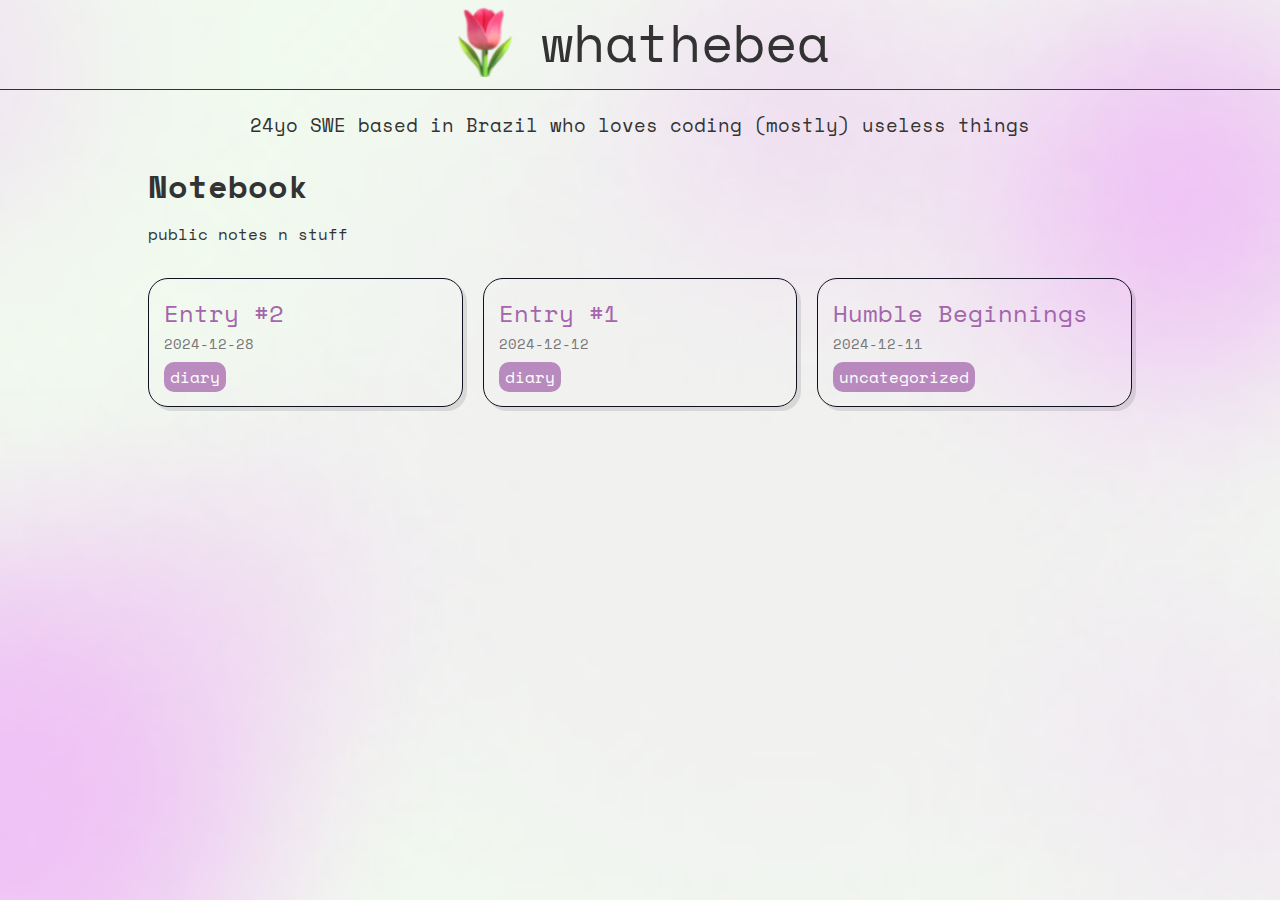
<file: index.html>
<!DOCTYPE html>
<html lang="en">

<head>
    <meta charset="UTF-8">
    <meta name="viewport" content="width=device-width, initial-scale=1.0">
    <title>whathebea</title>
    <link rel="stylesheet" href="styles.css">
</head>

<body>
    <header class="header">
        <h1 class="header-title">
            <div class="header-tulip" role="img" aria-label="Tulip"></div>
            whathebea
        </h1>
        <div class="black-line"></div>
    </header>
    <div class="bio">
        <p>24yo SWE based in Brazil who loves coding (mostly) useless things</p>
    </div>
    <div class="post-container">
        <h1 class="post-section-title">Notebook</h1>
        <p  class="post-section-content">public notes n stuff</p>
    <ul>
        
        <li class="list-item">
            <a href="posts/entry-2.html">Entry #2</a>
            <span class="post-meta"> 2024-12-28</span>
            <div class="block-cat">
            
            <span class="post-category"> diary</span>
            
        </div>
        </li>
        
        <li class="list-item">
            <a href="posts/entry-1.html">Entry #1</a>
            <span class="post-meta"> 2024-12-12</span>
            <div class="block-cat">
            
            <span class="post-category"> diary</span>
            
        </div>
        </li>
        
        <li class="list-item">
            <a href="posts/introduction.html">Humble Beginnings</a>
            <span class="post-meta"> 2024-12-11</span>
            <div class="block-cat">
            
            <span class="post-category"> uncategorized</span>
            
        </div>
        </li>
        
    </ul>
</div>
</body>

</html>
</file>
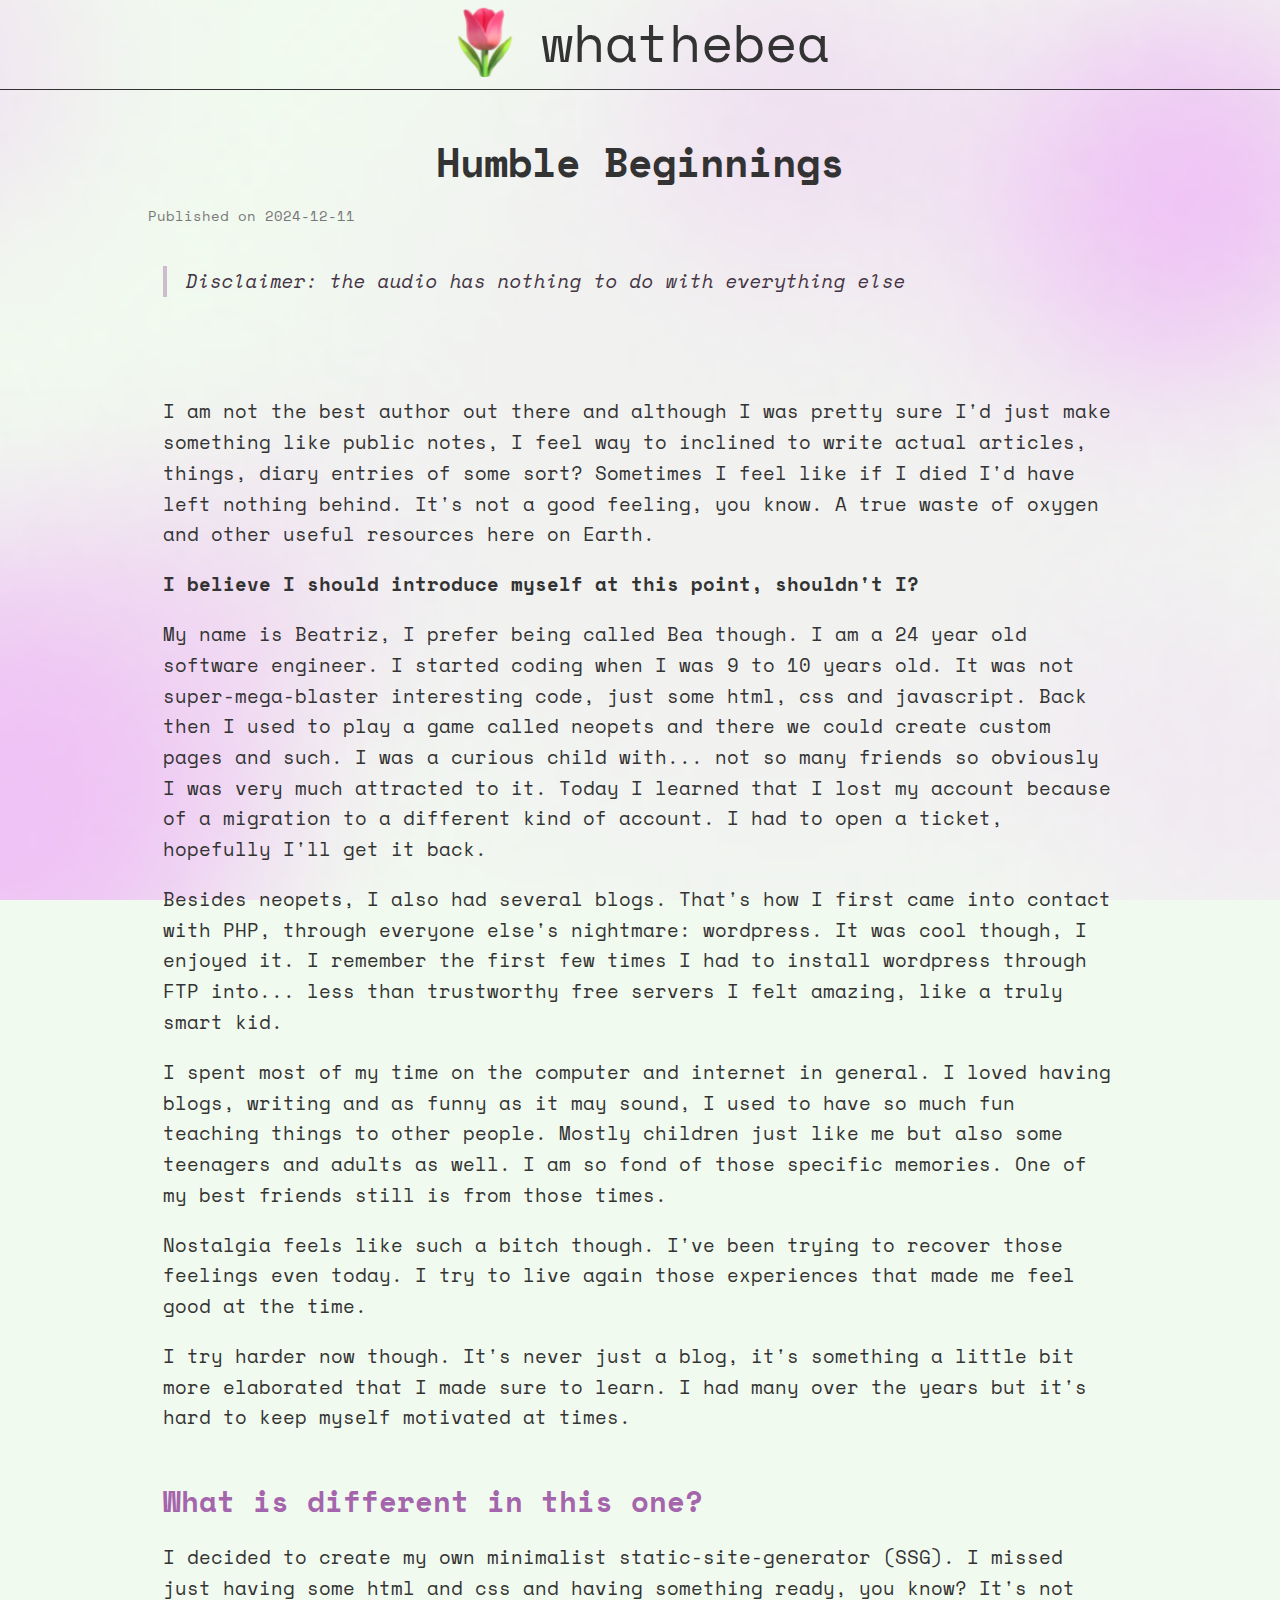
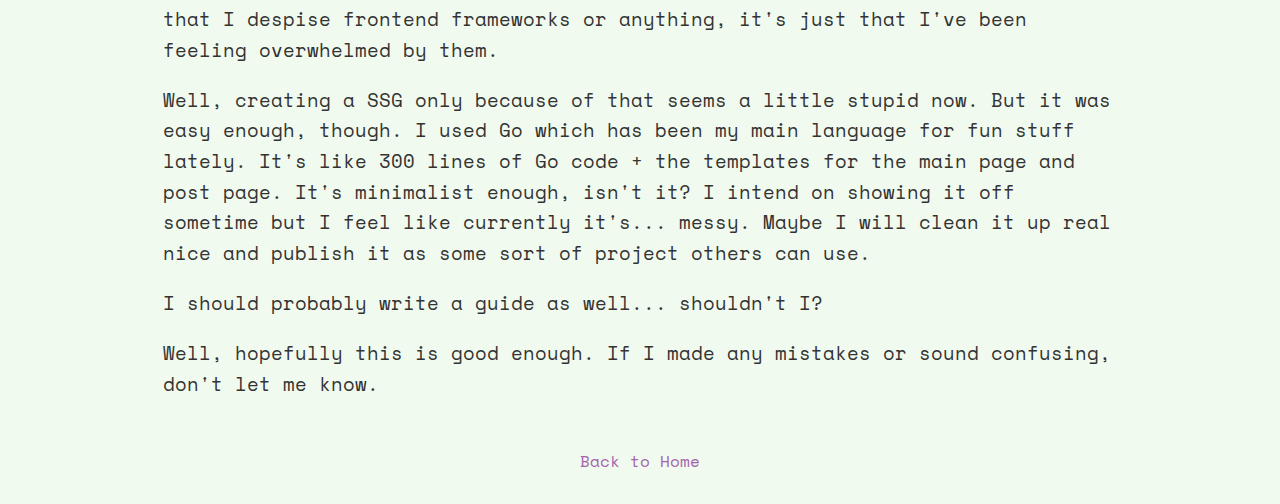
<file: introduction.html>
<!DOCTYPE html>
<html lang="en">
<head>
    <meta charset="UTF-8">
    <meta name="viewport" content="width=device-width, initial-scale=1.0">
    <title>Humble Beginnings - whathebea</title>
    <link rel="stylesheet" href="styles.css">
</head>
<body>
    <header class="header">
        <h1 class="header-title">
            <a href="index.html">
                <img src="assets/Tulip.png" alt="Tulip" class="header-tulip"/>
                whathebea
            </a>
        </h1>
        <div class="black-line"></div>
    </header>
    
    <div class="animation-container">
        <div class="shape1"></div>
        <div class="shape2"></div>
        <div class="shape3"></div>
    </div>
    
    <div class="post-page-container">
        <h2 class="post-title">Humble Beginnings</h2>
        <p class="post-meta">Published on 2024-12-11</p>
        <div class="post-content">
            <blockquote>
<p>Disclaimer: the audio has nothing to do with everything else</p>
</blockquote>
<div><iframe width="300" height="60" src="https://vocaroo.com/embed/1cDn99GsMZhn?autoplay=0" frameborder="0" allow="autoplay"></iframe><br><a href="https://voca.ro/1cDn99GsMZhn" title="Vocaroo Voice Recorder" target="_blank"></a></div>
<p>I am not the best author out there and although I was pretty sure I'd just make something like public notes, I feel way to inclined to write actual articles, things, diary entries of some sort? Sometimes I feel like if I died I'd have left nothing behind. It's not a good feeling, you know. A true waste of oxygen and other useful resources here on Earth.</p>
<p><strong>I believe I should introduce myself at this point, shouldn't I?</strong></p>
<p>My name is Beatriz, I prefer being called Bea though. I am a 24 year old software engineer. I started coding when I was 9 to 10 years old. It was not super-mega-blaster interesting code, just some html, css and javascript. Back then I used to play a game called neopets and there we could create custom pages and such. I was a curious child with... not so many friends so obviously I was very much attracted to it. Today I learned that I lost my account because of a migration to a different kind of account. I had to open a ticket, hopefully I'll get it back.</p>
<p>Besides neopets, I also had several blogs. That's how I first came into contact with PHP, through everyone else's nightmare: wordpress. It was cool though, I enjoyed it. I remember the first few times I had to install wordpress through FTP into... less than trustworthy free servers I felt amazing, like a truly smart kid.</p>
<p>I spent most of my time on the computer and internet in general. I loved having blogs, writing and as funny as it may sound, I used to have so much fun teaching things to other people. Mostly children just like me but also some teenagers and adults as well. I am so fond of those specific memories. One of my best friends still is from those times.</p>
<p>Nostalgia feels like such a bitch though. I've been trying to recover those feelings even today. I try to live again those experiences that made me feel good at the time.</p>
<p>I try harder now though. It's never just a blog, it's something a little bit more elaborated that I made sure to learn. I had many over the years but it's hard to keep myself motivated at times.</p>
<h2 id="what-is-different-in-this-one">What is different in this one?</h2>
<p>I decided to create my own minimalist static-site-generator (SSG). I missed just having some html and css and having something ready, you know? It's not that I despise frontend frameworks or anything, it's just that I've been feeling overwhelmed by them.</p>
<p>Well, creating a SSG only because of that seems a little stupid now. But it was easy enough, though. I used Go which has been my main language for fun stuff lately. It's like 300 lines of Go code + the templates for the main page and post page. It's minimalist enough, isn't it? I intend on showing it off sometime but I feel like currently it's... messy. Maybe I will clean it up real nice and publish it as some sort of project others can use.</p>
<p>I should probably write a guide as well... shouldn't I?</p>
<p>Well, hopefully this is good enough. If I made any mistakes or sound confusing, don't let me know.</p>

        </div>
        <p class="back-link"><a href="index.html">Back to Home</a></p>
    </div>
</body>
</html>
</file>
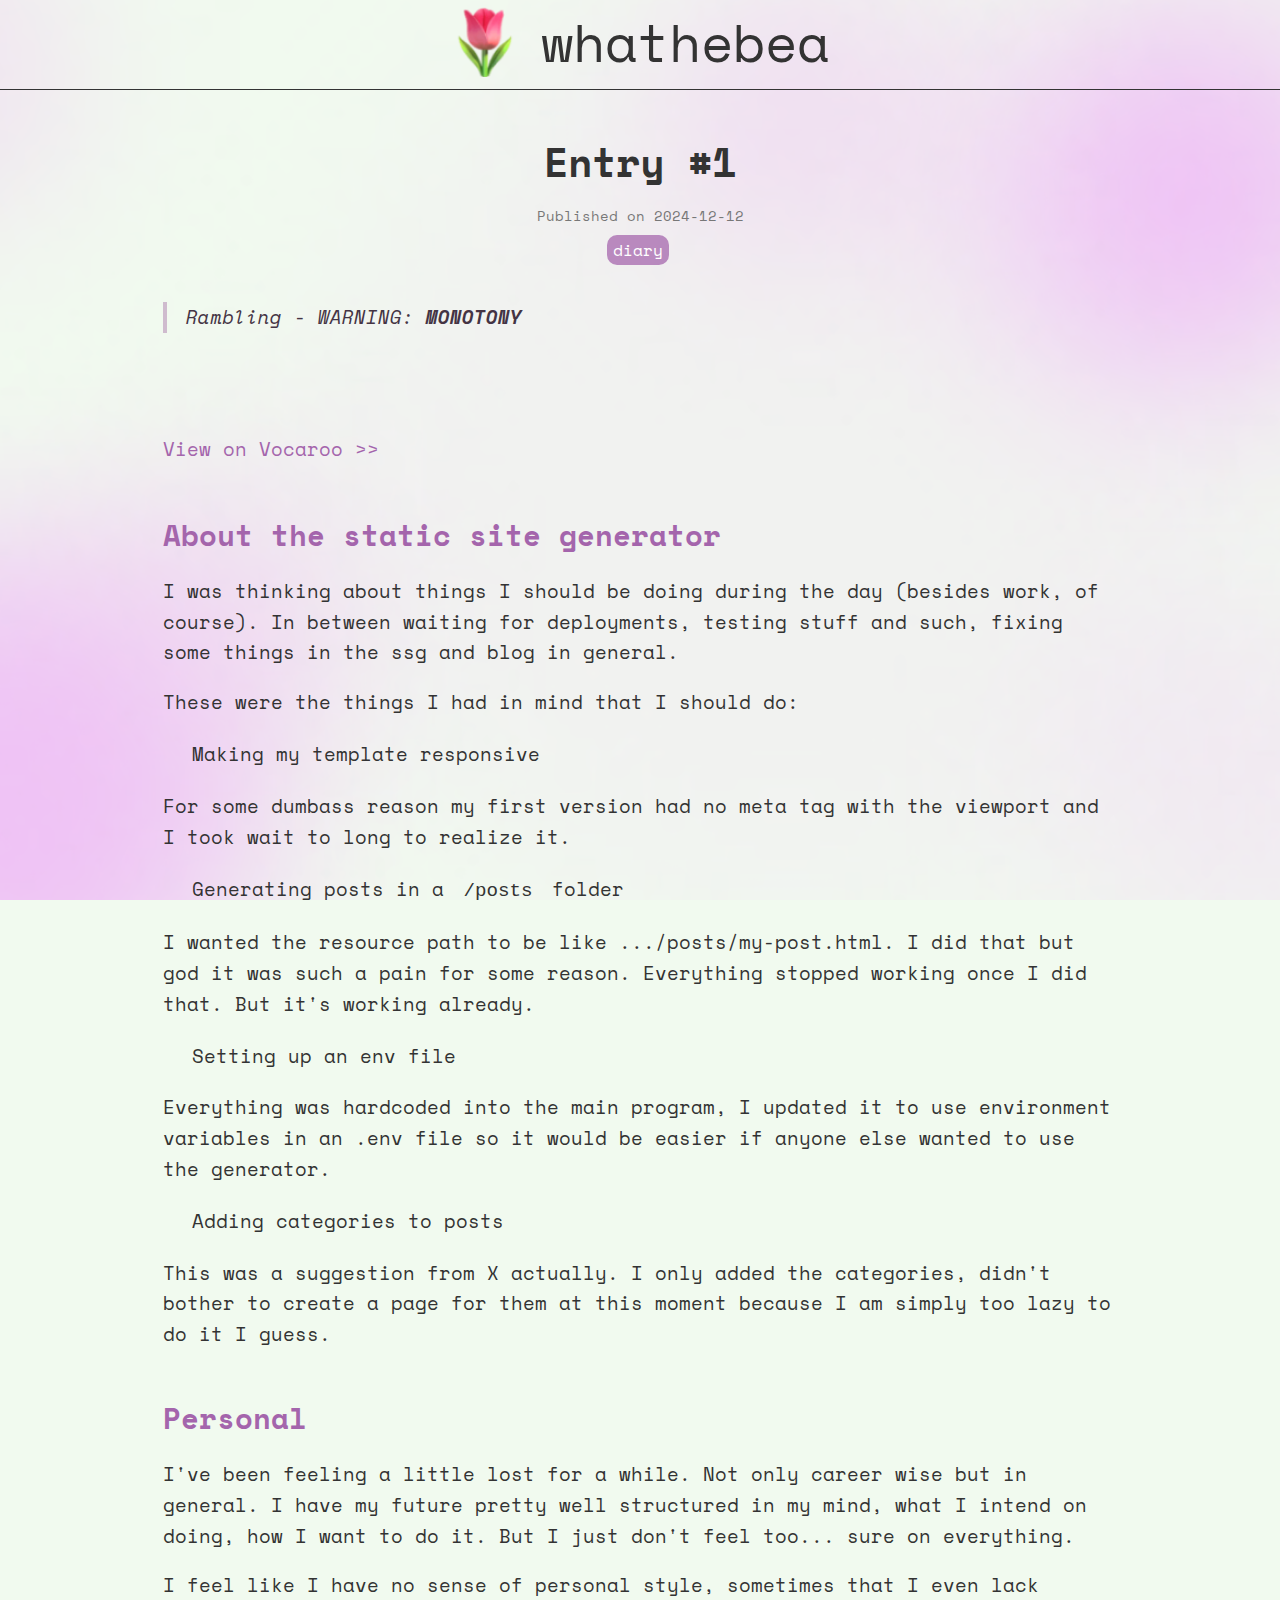
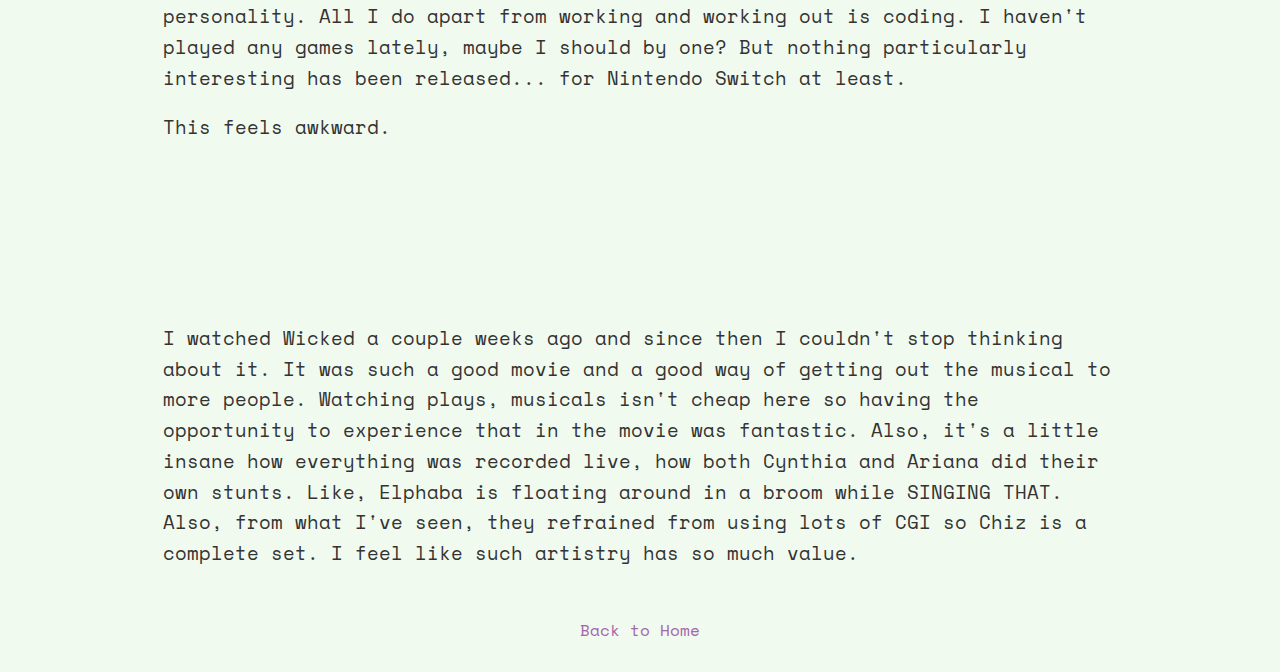
<file: posts/entry-1.html>
<!DOCTYPE html>
<html lang="en">

<head>
    <meta charset="UTF-8">
    <meta name="viewport" content="width=device-width, initial-scale=1.0">

    <title>Entry #1 - whathebea</title>
    <link rel="stylesheet" href="/styles.css">
</head>

<body>
    <header class="header">
        <h1 class="header-title">
            <a href="/index.html">
                <div class="header-tulip" role="img" aria-label="Tulip"></div>
                whathebea
            </a>
        </h1>
        <div class="black-line"></div>
    </header>

    <div class="animation-container">
        <div class="shape1"></div>
        <div class="shape2"></div>
        <div class="shape3"></div>
    </div>

    <div class="post-page-container">
        <h2 class="post-title">Entry #1</h2>
        <p class="post-meta post-meta-main">Published on 2024-12-12</p>
        <p>
            <div class="block-cat">
            
            <span class="post-category">diary</span>
            
            </div>
        </p>
        <div class="post-content">
            <blockquote>
<p>Rambling - WARNING: <strong>MONOTONY</strong></p>
</blockquote>
<div><iframe width="300" height="60" src="https://vocaroo.com/embed/1lWaiJXSdM4j?autoplay=0" frameborder="0" allow="autoplay"></iframe><br><a href="https://voca.ro/1lWaiJXSdM4j" title="Vocaroo Voice Recorder" target="_blank">View on Vocaroo &gt;&gt;</a></div>
<h2 id="about-the-static-site-generator">About the static site generator</h2>
<p>I was thinking about things I should be doing during the day (besides work, of course). In between waiting for deployments, testing stuff and such, fixing some things in the ssg and blog in general.</p>
<p>These were the things I had in mind that I should do:</p>
<ol>
<li>Making my template responsive</li>
</ol>
<p>For some dumbass reason my first version had no meta tag with the viewport and I took wait to long to realize it.</p>
<ol start="2">
<li>Generating posts in a <code>/posts</code> folder</li>
</ol>
<p>I wanted the resource path to be like .../posts/my-post.html. I did that but god it was such a pain for some reason. Everything stopped working once I did that. But it's working already.</p>
<ol start="3">
<li>Setting up an env file</li>
</ol>
<p>Everything was hardcoded into the main program, I updated it to use environment variables in an .env file so it would be easier if anyone else wanted to use the generator.</p>
<ol start="4">
<li>Adding categories to posts</li>
</ol>
<p>This was a suggestion from X actually. I only added the categories, didn't bother to create a page for them at this moment because I am simply too lazy to do it I guess.</p>
<h2 id="personal">Personal</h2>
<p>I've been feeling a little lost for a while. Not only career wise but in general. I have my future pretty well structured in my mind, what I intend on doing, how I want to do it. But I just don't feel too... sure on everything.</p>
<p>I feel like I have no sense of personal style, sometimes that I even lack personality. All I do apart from working and working out is coding. I haven't played any games lately, maybe I should by one? But nothing particularly interesting has been released... for Nintendo Switch at least.</p>
<p>This feels awkward.</p>
<iframe margin-left="auto" max-width="560" max-height="315" src="https://www.youtube.com/embed/qeqj5GnoFUY?si=dFBuHdU17OmNFsQQ&amp;controls=0" title="YouTube video player" frameborder="0" allow="accelerometer; autoplay; clipboard-write; encrypted-media; gyroscope; picture-in-picture; web-share" referrerpolicy="strict-origin-when-cross-origin" allowfullscreen></iframe>
<p>I watched Wicked a couple weeks ago and since then I couldn't stop thinking about it. It was such a good movie and a good way of getting out the musical to more people. Watching plays, musicals isn't cheap here so having the opportunity to experience that in the movie was fantastic. Also, it's a little insane how everything was recorded live, how both Cynthia and Ariana did their own stunts. Like, Elphaba is floating around in a broom while SINGING THAT. Also, from what I've seen, they refrained from using lots of CGI so Chiz is a complete set. I feel like such artistry has so much value.</p>

        </div>
        <p class="back-link"><a href="/index.html">Back to Home</a></p>
    </div>
</body>

</html>
</file>
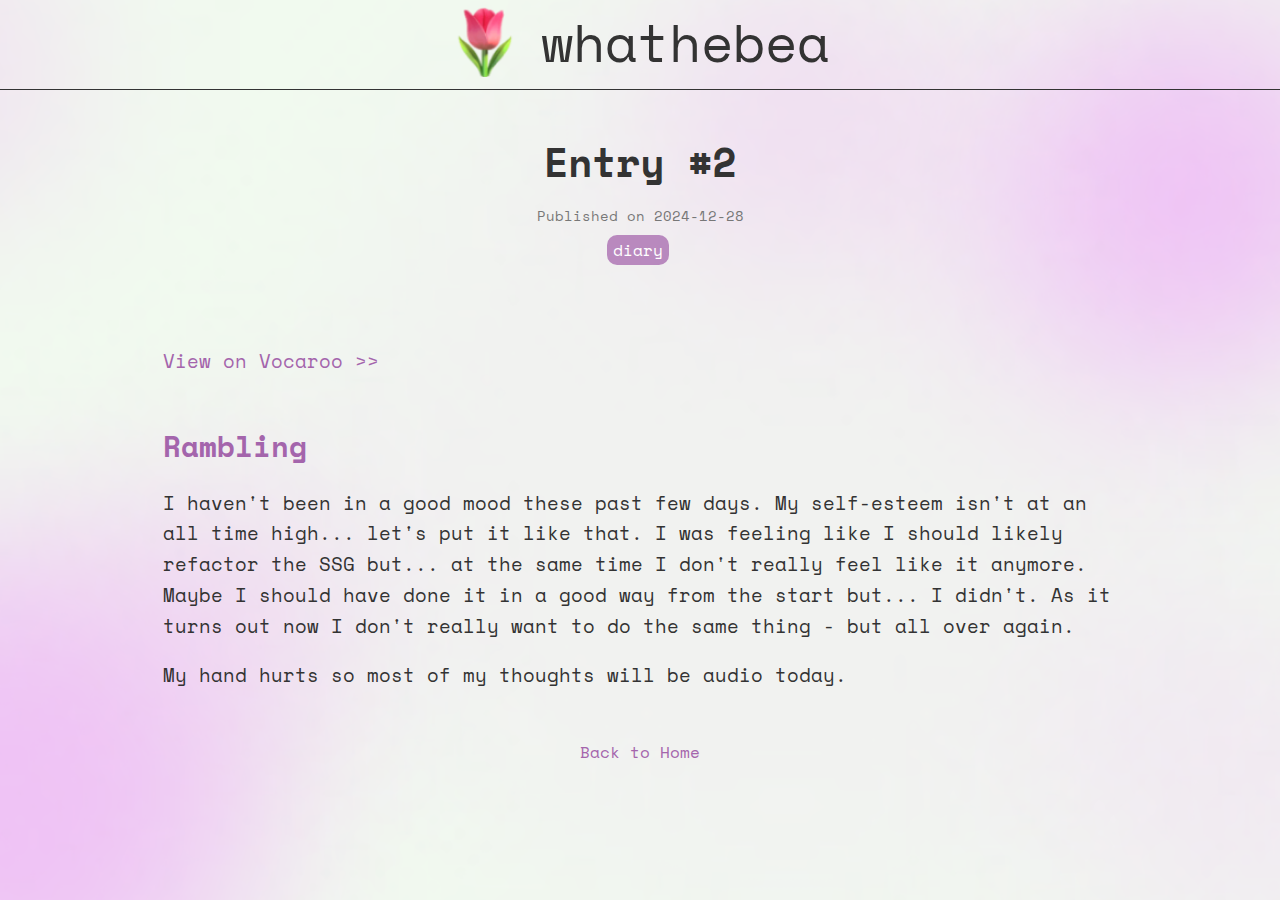
<file: posts/entry-2.html>
<!DOCTYPE html>
<html lang="en">

<head>
    <meta charset="UTF-8">
    <meta name="viewport" content="width=device-width, initial-scale=1.0">

    <title>Entry #2 - whathebea</title>
    <link rel="stylesheet" href="/styles.css">
</head>

<body>
    <header class="header">
        <h1 class="header-title">
            <a href="/index.html">
                <div class="header-tulip" role="img" aria-label="Tulip"></div>
                whathebea
            </a>
        </h1>
        <div class="black-line"></div>
    </header>

    <div class="animation-container">
        <div class="shape1"></div>
        <div class="shape2"></div>
        <div class="shape3"></div>
    </div>

    <div class="post-page-container">
        <h2 class="post-title">Entry #2</h2>
        <p class="post-meta post-meta-main">Published on 2024-12-28</p>
        <p>
            <div class="block-cat">
            
            <span class="post-category">diary</span>
            
            </div>
        </p>
        <div class="post-content">
            <div><iframe width="300" height="60" src="https://vocaroo.com/embed/1hKkDFsKKNuc?autoplay=0" frameborder="0" allow="autoplay"></iframe><br><a href="https://voca.ro/1hKkDFsKKNuc" title="Vocaroo Voice Recorder" target="_blank">View on Vocaroo &gt;&gt;</a></div>
<h2 id="rambling">Rambling</h2>
<p>I haven't been in a good mood these past few days. My self-esteem isn't at an all time high... let's put it like that. I was feeling like I should likely refactor the SSG but... at the same time I don't really feel like it anymore. Maybe I should have done it in a good way from the start but... I didn't. As it turns out now I don't really want to do the same thing - but all over again.</p>
<p>My hand hurts so most of my thoughts will be audio today.</p>

        </div>
        <p class="back-link"><a href="/index.html">Back to Home</a></p>
    </div>
</body>

</html>
</file>
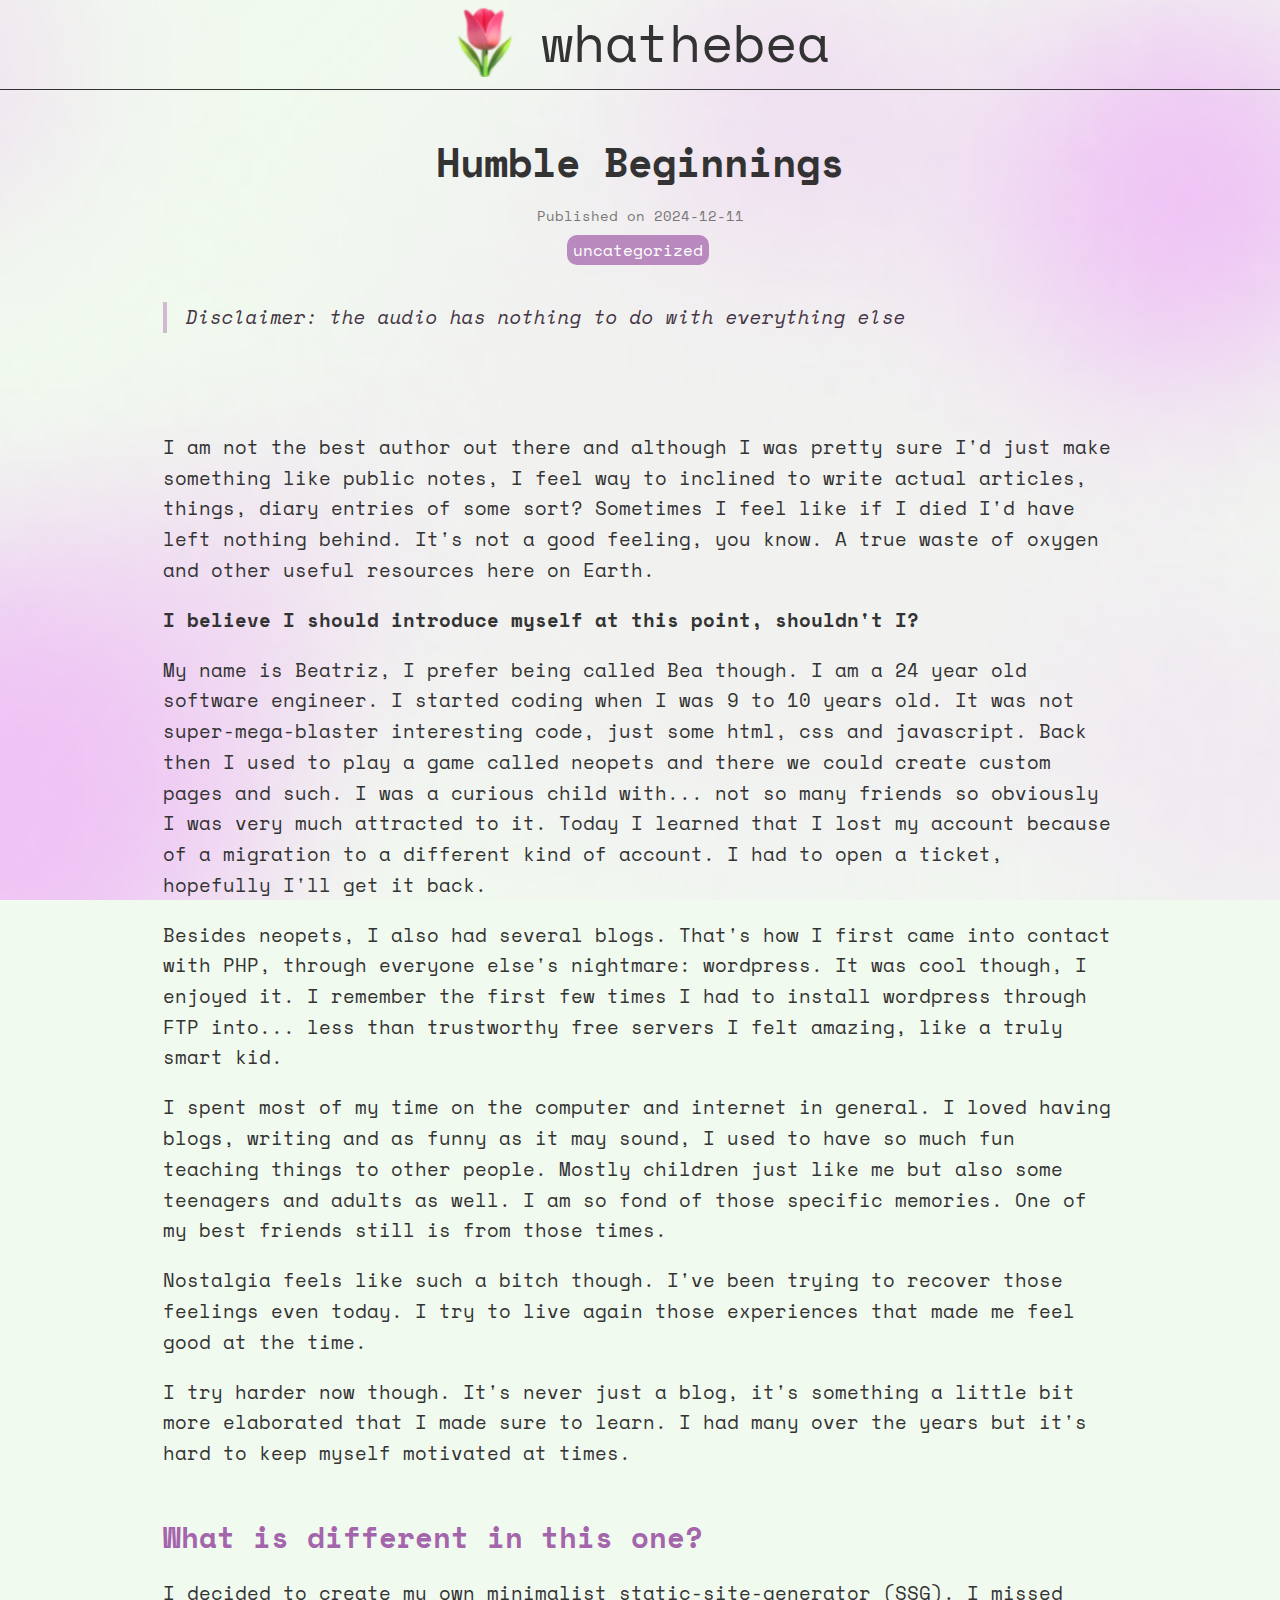
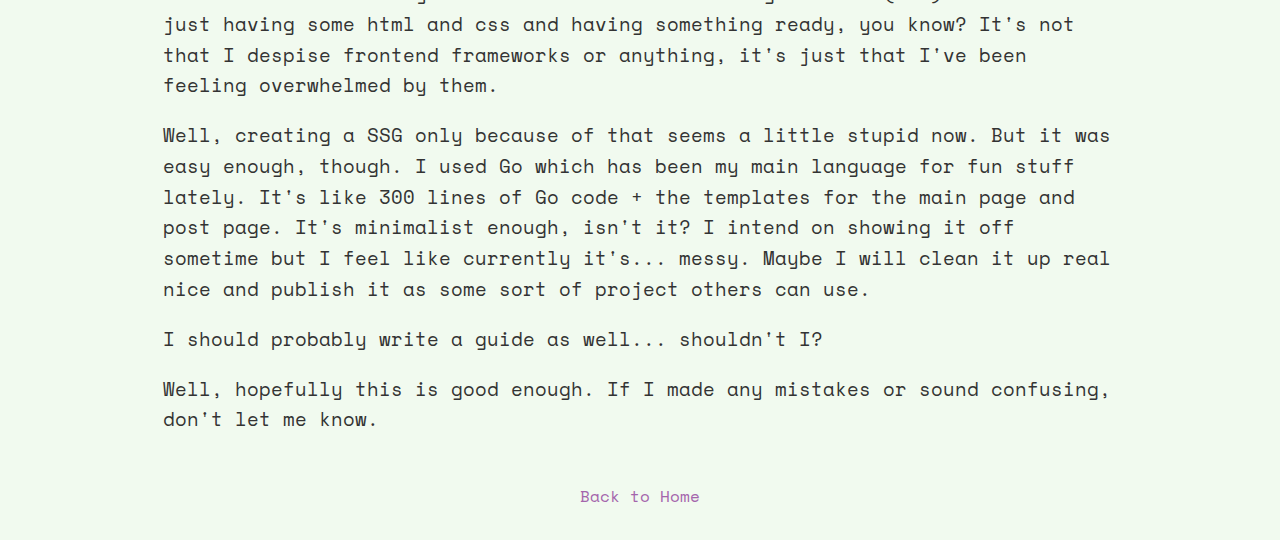
<file: posts/introduction.html>
<!DOCTYPE html>
<html lang="en">

<head>
    <meta charset="UTF-8">
    <meta name="viewport" content="width=device-width, initial-scale=1.0">

    <title>Humble Beginnings - whathebea</title>
    <link rel="stylesheet" href="/styles.css">
</head>

<body>
    <header class="header">
        <h1 class="header-title">
            <a href="/index.html">
                <div class="header-tulip" role="img" aria-label="Tulip"></div>
                whathebea
            </a>
        </h1>
        <div class="black-line"></div>
    </header>

    <div class="animation-container">
        <div class="shape1"></div>
        <div class="shape2"></div>
        <div class="shape3"></div>
    </div>

    <div class="post-page-container">
        <h2 class="post-title">Humble Beginnings</h2>
        <p class="post-meta post-meta-main">Published on 2024-12-11</p>
        <p>
            <div class="block-cat">
            
            <span class="post-category">uncategorized</span>
            
            </div>
        </p>
        <div class="post-content">
            <blockquote>
<p>Disclaimer: the audio has nothing to do with everything else</p>
</blockquote>
<div><iframe width="300" height="60" src="https://vocaroo.com/embed/1cDn99GsMZhn?autoplay=0" frameborder="0" allow="autoplay"></iframe><br><a href="https://voca.ro/1cDn99GsMZhn" title="Vocaroo Voice Recorder" target="_blank"></a></div>
<p>I am not the best author out there and although I was pretty sure I'd just make something like public notes, I feel way to inclined to write actual articles, things, diary entries of some sort? Sometimes I feel like if I died I'd have left nothing behind. It's not a good feeling, you know. A true waste of oxygen and other useful resources here on Earth.</p>
<p><strong>I believe I should introduce myself at this point, shouldn't I?</strong></p>
<p>My name is Beatriz, I prefer being called Bea though. I am a 24 year old software engineer. I started coding when I was 9 to 10 years old. It was not super-mega-blaster interesting code, just some html, css and javascript. Back then I used to play a game called neopets and there we could create custom pages and such. I was a curious child with... not so many friends so obviously I was very much attracted to it. Today I learned that I lost my account because of a migration to a different kind of account. I had to open a ticket, hopefully I'll get it back.</p>
<p>Besides neopets, I also had several blogs. That's how I first came into contact with PHP, through everyone else's nightmare: wordpress. It was cool though, I enjoyed it. I remember the first few times I had to install wordpress through FTP into... less than trustworthy free servers I felt amazing, like a truly smart kid.</p>
<p>I spent most of my time on the computer and internet in general. I loved having blogs, writing and as funny as it may sound, I used to have so much fun teaching things to other people. Mostly children just like me but also some teenagers and adults as well. I am so fond of those specific memories. One of my best friends still is from those times.</p>
<p>Nostalgia feels like such a bitch though. I've been trying to recover those feelings even today. I try to live again those experiences that made me feel good at the time.</p>
<p>I try harder now though. It's never just a blog, it's something a little bit more elaborated that I made sure to learn. I had many over the years but it's hard to keep myself motivated at times.</p>
<h2 id="what-is-different-in-this-one">What is different in this one?</h2>
<p>I decided to create my own minimalist static-site-generator (SSG). I missed just having some html and css and having something ready, you know? It's not that I despise frontend frameworks or anything, it's just that I've been feeling overwhelmed by them.</p>
<p>Well, creating a SSG only because of that seems a little stupid now. But it was easy enough, though. I used Go which has been my main language for fun stuff lately. It's like 300 lines of Go code + the templates for the main page and post page. It's minimalist enough, isn't it? I intend on showing it off sometime but I feel like currently it's... messy. Maybe I will clean it up real nice and publish it as some sort of project others can use.</p>
<p>I should probably write a guide as well... shouldn't I?</p>
<p>Well, hopefully this is good enough. If I made any mistakes or sound confusing, don't let me know.</p>

        </div>
        <p class="back-link"><a href="/index.html">Back to Home</a></p>
    </div>
</body>

</html>
</file>
<file: styles.css>
@import url('https://fonts.googleapis.com/css2?family=Darker+Grotesque:wght@700&family=Red+Hat+Mono:ital,wght@0,300..700;1,300..700&family=Space+Mono:ital,wght@0,400;0,700;1,400;1,700&display=swap');

* {
  margin: 0;
  padding: 0;
  box-sizing: border-box;
}

body {
  font-family: "Space Mono", monospace;
  background-color: #F1FAEF;
  color: #333;
  line-height: 1.6;
  background-image: url("/assets/background.png");
  background-attachment: fixed;
  background-size: cover;
  background-position: center;
  min-height: 100vh;
}

h1, h2, h3, h4, h5, h6 {
  color: #333;
  margin-bottom: 0.5em;
}

ul, ol {
  list-style: none;
  padding-left: 0;
  margin-bottom: 1em;
}

ul li, ol li {
  margin-bottom: 0.5em;
}

a {
  text-decoration: none;
  transition: color 0.3s ease;
}

a:hover {
  text-decoration: underline;
}

.header {
  display: flex;
  flex-direction: column;
  align-items: center; 
  justify-content: center;
  margin-bottom: 20px;
}

.header-title {
  display: flex;
  align-items: center;
  justify-content: center;
  font-size: 2.7rem;
  font-weight: 400;
  margin-bottom: 5px; 
}

.header-title a {
  display: flex;
  align-items: center;
  text-decoration: none;
  color: inherit;
}

.header-title a:hover {
  text-decoration: none;
}

.header-tulip {
  background-image: url('/assets/Tulip.png');
  background-size: contain; 
  background-repeat: no-repeat; 
  background-position: center;
  width: 70px; 
  height: 70px;
  margin-right: 20px;
  display: inline-block; 
}

.black-line {
  width: 100%;
  height: 1px;
  background-color: #333;
}

.bio {
  display: flex;
  flex-direction: column;
  align-items: center;
  justify-content: center;
  margin-top: 20px;
}

.bio p {
  font-size: 1.2rem;
  text-align: center;
}

.post-container {
  position: relative; 
  display: flex;
  flex-direction: column;
  align-items: center;
  padding: 20px; 
  width: 100%;
  margin:0 auto;
  border-radius: 10px; 
  z-index: 1; 
}

.post-page-container {
  position: relative; 
  display: flex;
  flex-direction: column;
  align-items: center;
  padding: 20px; 
  width: 100%;
  margin: 10px auto;
  border-radius: 10px;
  z-index: 1; 
}

.post-title {
  font-size: 2.5rem;
  color: #333;
  margin-bottom: 10px;
  text-align: center;
}

.post-meta {
  color: #777;
  font-size: 0.9em;
  display: block;
  width: 100%;
}

.post-meta-main {
  text-align: center;
}

.post-category {
  background-color: hsla(293, 30%, 54%, 0.75);
  padding: 3px 6px;
  color: #fff;
  border-radius: 10px;
  margin-top: 10px;
  margin-right: 5px;
}

.block-cat {
  margin-top: 10px;
  display: block;
}

.post-content {
  margin-top: 10px;
  font-size: 1.2rem;
  line-height: 1.8;
  color: #333;
  width: 100%;
  padding: 0 15px; 
}

.back-link {
  text-align: center;
  margin-top: 30px;
  width: 100%;
}


.post-section-title,
.post-section-content {
  width: 100%;
  text-align: left;
  margin: 0;
  padding-bottom: 10px;
}

.post-container ul {
  display: grid;
  grid-template-columns: repeat(auto-fit, minmax(200px, 1fr));
  gap: 20px;
  width: 100%;
  margin-top: 20px;
}

.post-container li {
  background-color: transparent;
  border: 1px solid #0F1020;
  border-radius: 20px;
  box-shadow: 4px 4px 0 0 rgba(0, 0, 0, 0.1);
  padding: 15px;
}

.post-container a {
  color: #A465AC;
  font-size: 1.5em;
  text-decoration: none;
}

.post-container a:hover {
  text-decoration: underline;
}

.post-meta-index {
  display: block;
  margin-top: 5px;
  font-size: 0.9em;
  color: #333;
}


@media (min-width: 1200px) {
  .post-container { 
    width: 80%;

  }
  .post-page-container {
    max-width: 80%;
  }
  .header-title {
    font-size: 3.3rem;
  }

  .post-title {
    font-size: 2.5rem;
  }

  .post-content {
    font-size: 1.2rem;
  }

  .post-container ul {
    grid-template-columns: repeat(auto-fit, minmax(200px, 1fr));
  }
}


.post-page-container a {
  color: #A465AC!important;
  text-decoration: none;
}

.post0-page-container a:hover {
  text-decoration: underline;
}

.post-content h1,
.post-content h2,
.post-content h3,
.post-content h4,
.post-content h5,
.post-content h6 {
  color: #A465AC!important;
  margin-top: 1.5em;
  margin-bottom: 0.5em;
}

.post-content p {
  margin-bottom: 1em;
  line-height: 1.6;
}

.post-content img {
  max-width: 100%;
  height: auto;
  border-radius: 5px;
  margin-bottom: 1em;
}

.post-content blockquote {
  border-left: 4px solid #cfbbce;
  padding-left: 1em;
  color: #443444;
  margin: 1.5em 0;
  font-style: italic;
}

.post-content pre {
  background-color: hsl(0, 0%, 100%, 0.2);
  padding: 1em;
  overflow-x: auto;
  border-radius: 5px;
  margin-bottom: 1em;
  border: 1px solid #ddd;
  backdrop-filter: blur(30px);
}

.post-content code {
  padding: 0.2em 0.4em;
  border-radius: 3px;
}

.post-content table {
  background-color: #F1FAEF;
  width: 100%;
  border-collapse: collapse;
  margin-bottom: 1em;
}

.post-content th,
.post-content td {
  border: 1px solid #6a7f65;
  padding: 0.8em;
  text-align: left;
}

.post-content th {
  background-color: #f2f2f2;
}

.post-content hr {
  border: none;
  border-top: 1px solid #a85a9f;
  margin: 2em 0;
}

.post-content ul,
.post-content ol {
  padding-left: 1.5em;
  margin-bottom: 1em;
}

.post-content ul li,
.post-content ol li {
  margin-bottom: 0.5em;
}
</file>
